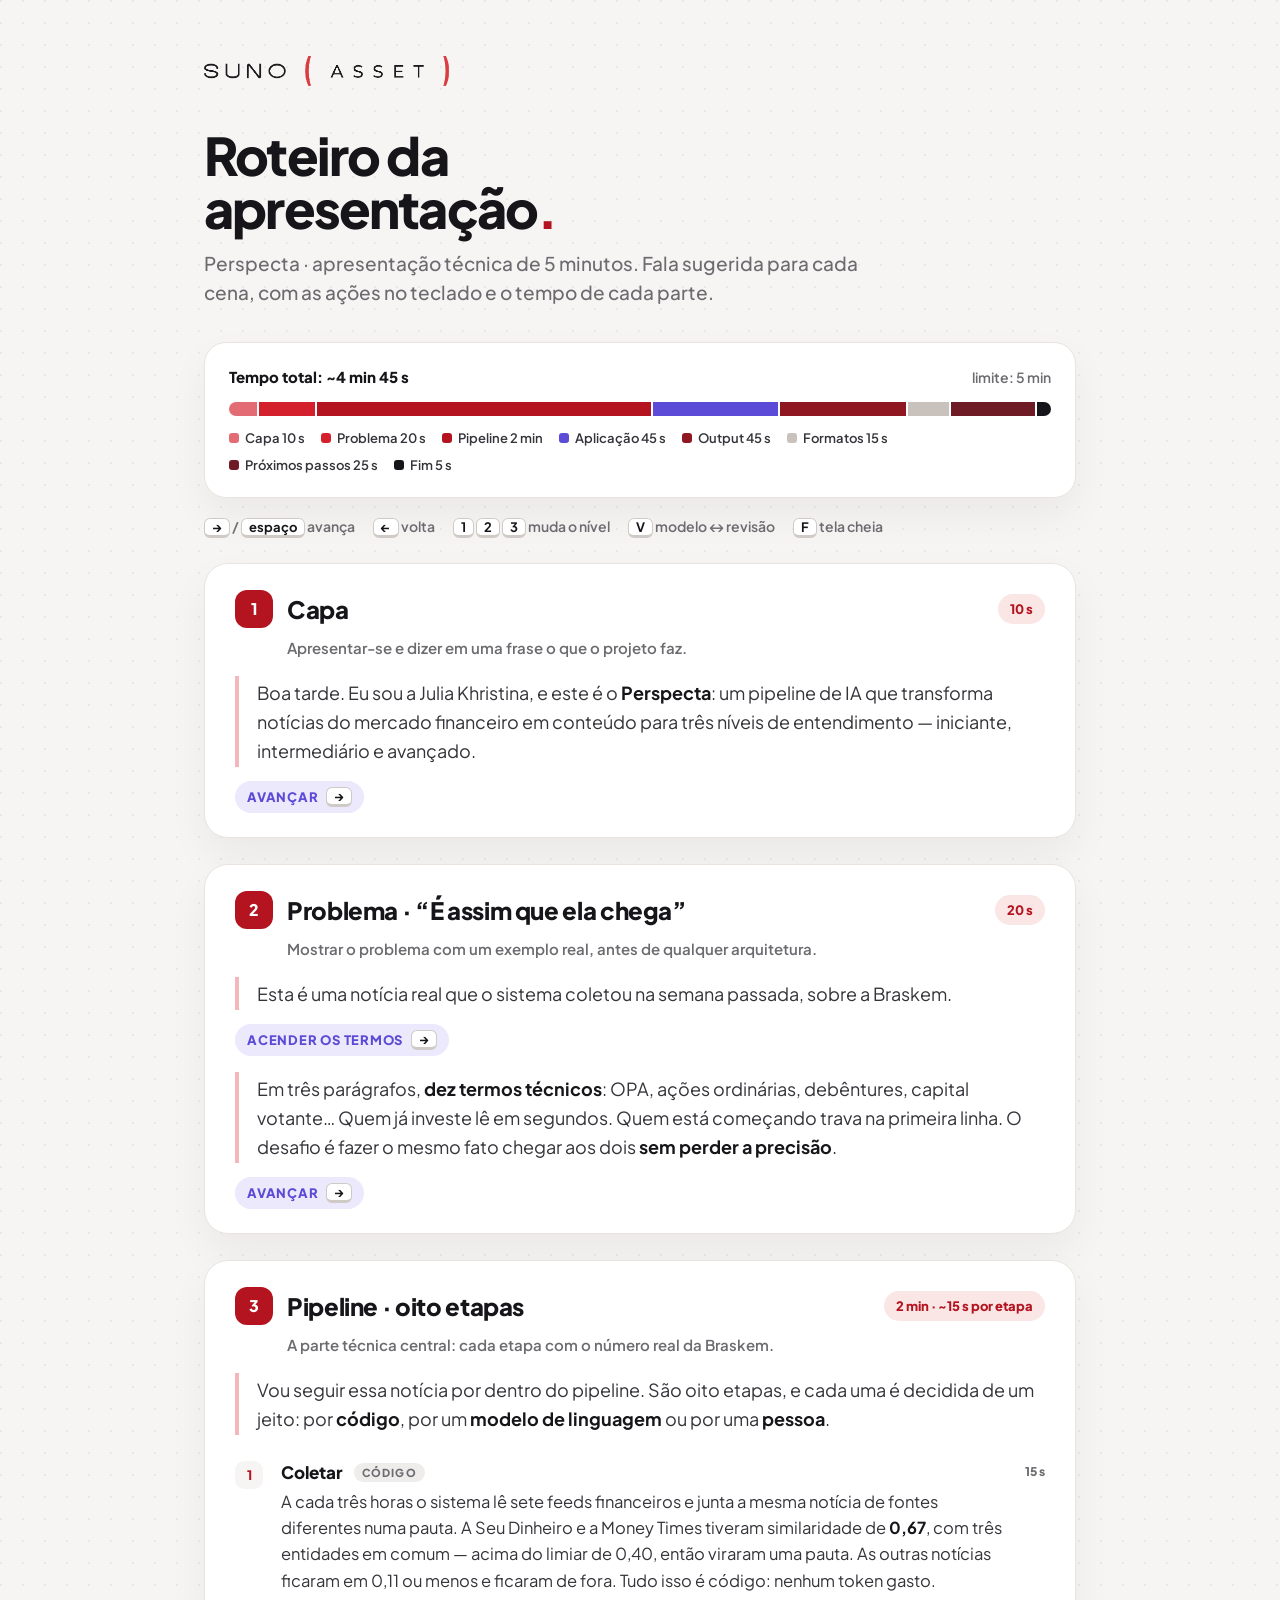
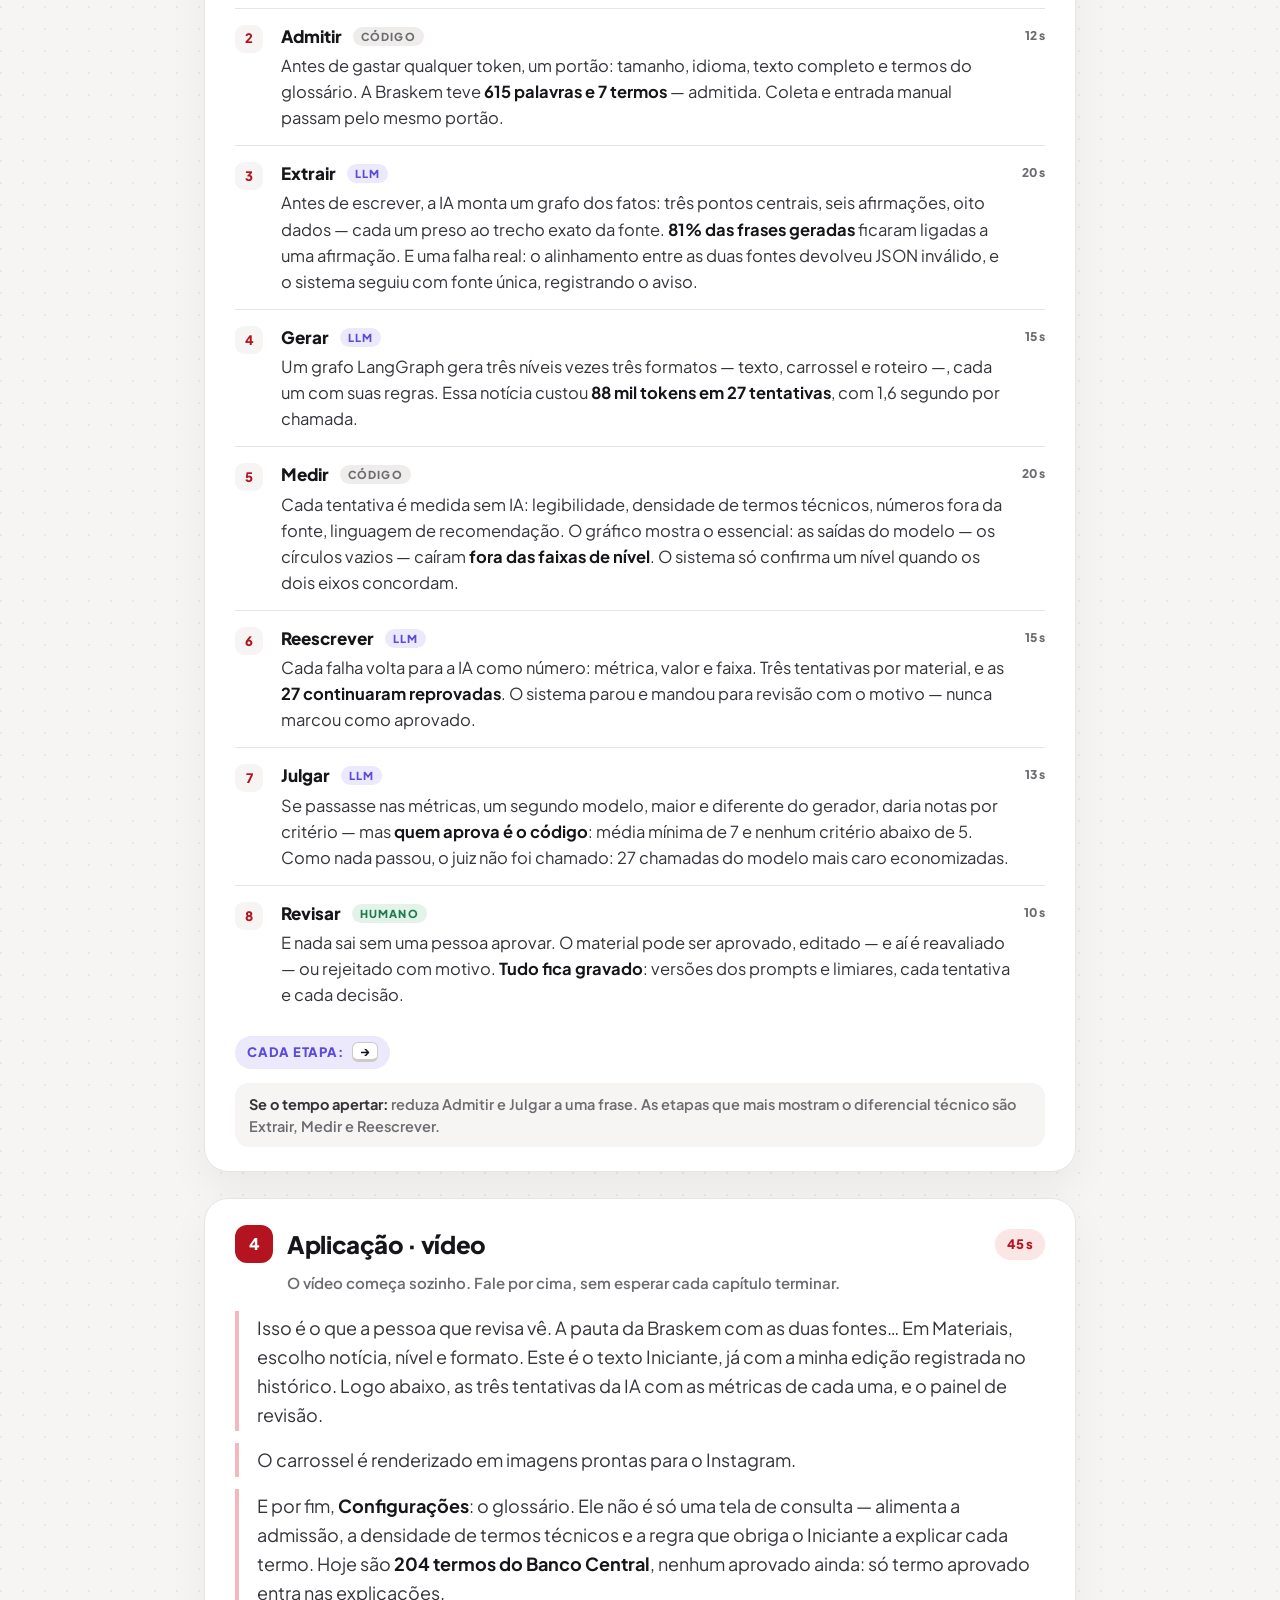
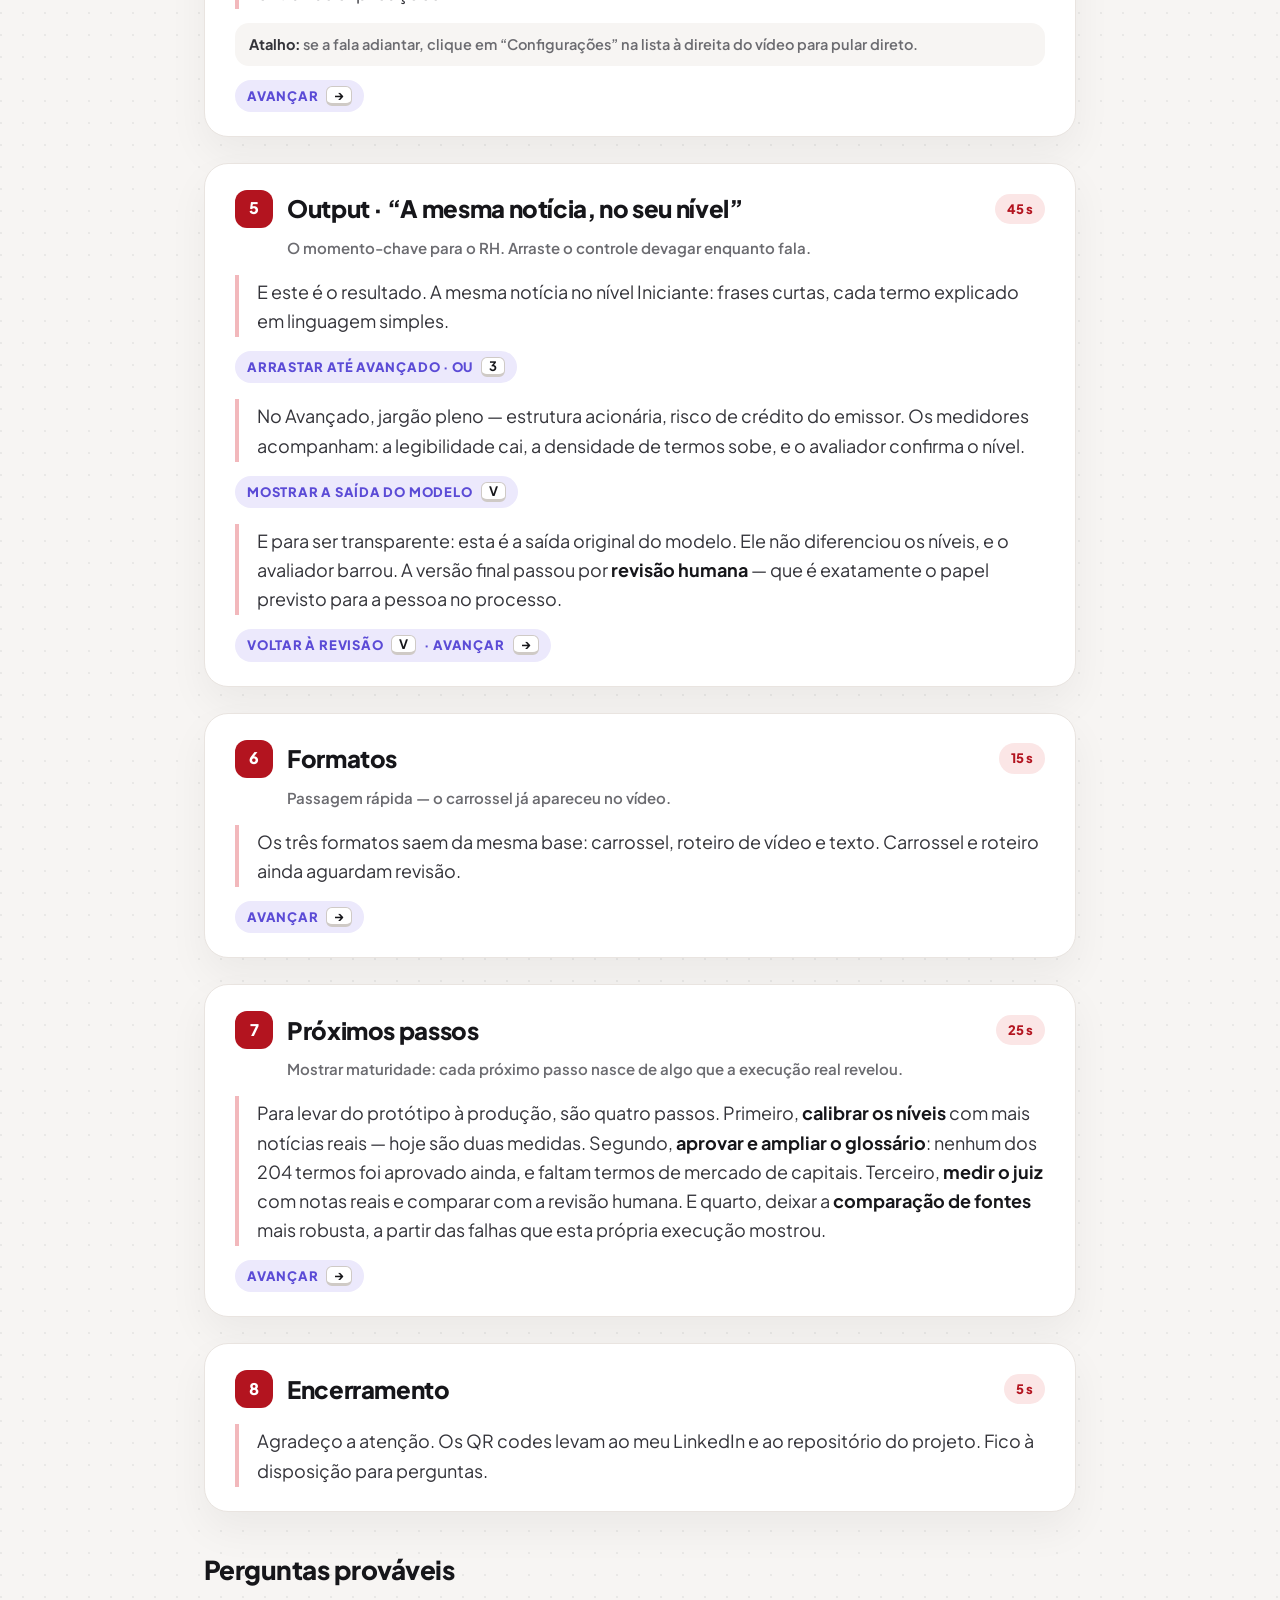
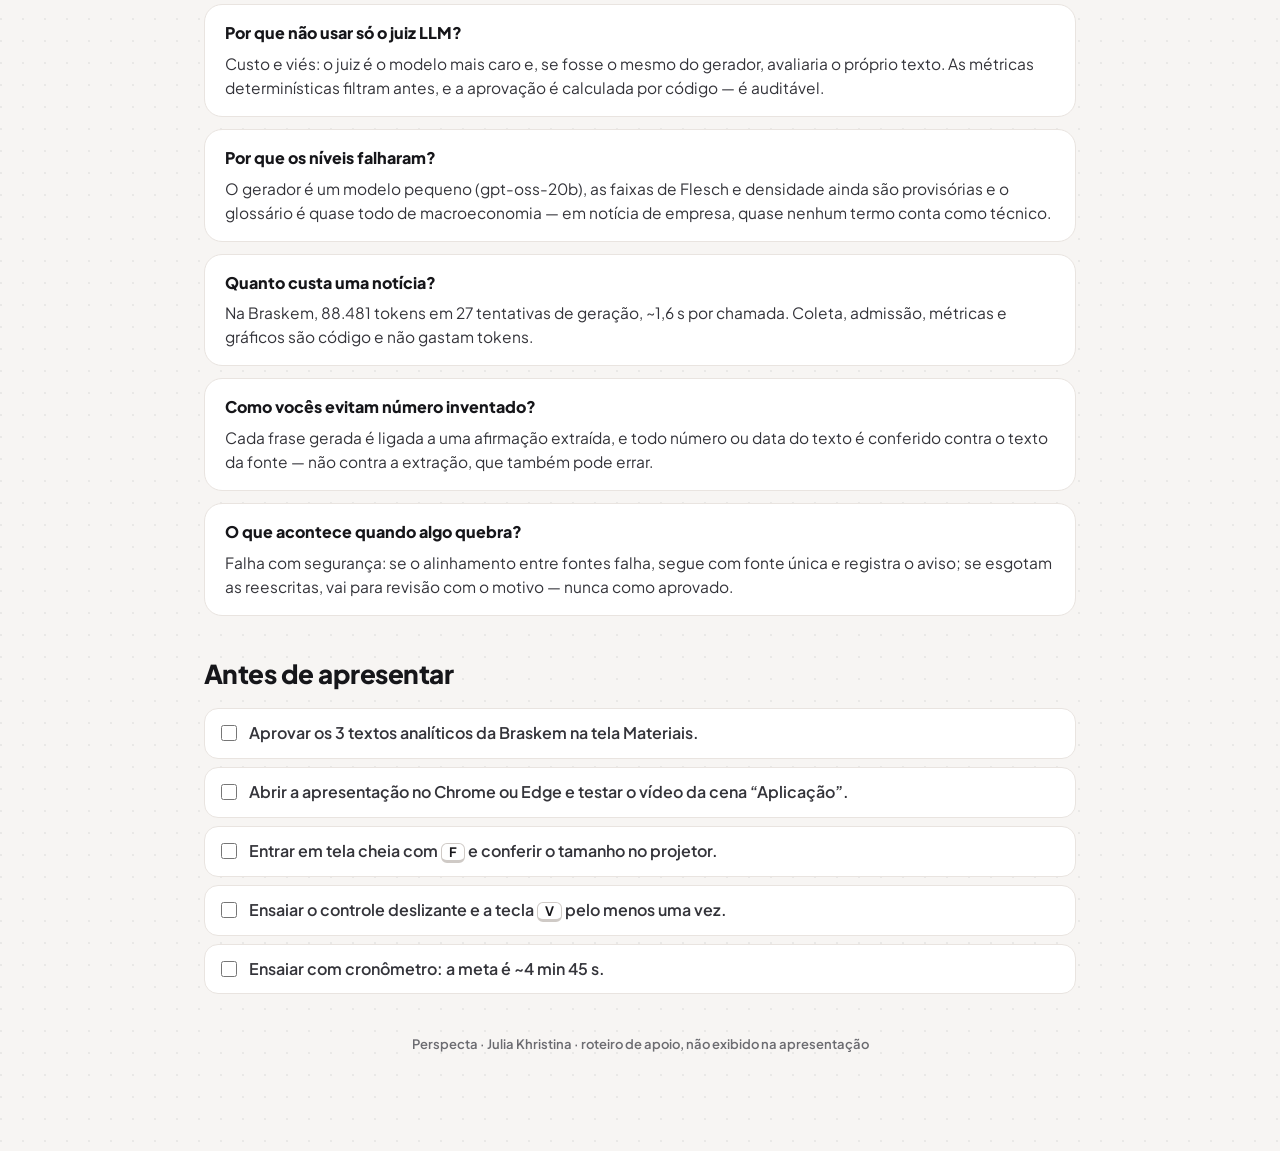
<file: apresentacao/roteiro.html>
<!doctype html>
<html lang="pt-BR">
<head>
<meta charset="utf-8">
<meta name="viewport" content="width=device-width, initial-scale=1">
<title>Perspecta · Roteiro</title>
<style>
@font-face { font-family: "Jakarta"; font-weight: 400; src: url("../asset/fonts/PlusJakartaSans-400.ttf"); }
@font-face { font-family: "Jakarta"; font-weight: 500; src: url("../asset/fonts/PlusJakartaSans-500.ttf"); }
@font-face { font-family: "Jakarta"; font-weight: 600; src: url("../asset/fonts/PlusJakartaSans-600.ttf"); }
@font-face { font-family: "Jakarta"; font-weight: 700; src: url("../asset/fonts/PlusJakartaSans-700.ttf"); }
@font-face { font-family: "Jakarta"; font-weight: 800; src: url("../asset/fonts/PlusJakartaSans-800.ttf"); }
:root { --red: #B3141F; --red-soft: #FBE6E6; --red-mid: #F2B8BC; --ink: #16161A; --ink-2: #34343A; --muted: #6B6B70; --line: #E9E4E0;
  --bg: #F7F5F3; --card: #fff; --llm: #5B4BD6; --llm-soft: #ECE9FC; --ok: #1E7A4C; --ok-soft: #E3F3EA; }
* { box-sizing: border-box; margin: 0; padding: 0; }
body { font-family: "Jakarta", "Segoe UI", system-ui, sans-serif; color: var(--ink); -webkit-font-smoothing: antialiased;
  background: radial-gradient(circle at 1px 1px, rgba(22,22,26,.06) 1px, transparent 0) 0 0 / 22px 22px, var(--bg); line-height: 1.55; }
.wrap { max-width: 920px; margin: 0 auto; padding: 56px 24px 96px; }
.logo { height: 30px; }
.kicker { font-size: 13px; font-weight: 800; letter-spacing: .16em; text-transform: uppercase; color: var(--red); }
h1 { margin-top: 36px; font-size: 52px; font-weight: 800; letter-spacing: -.035em; line-height: 1.02; }
h1 span { color: var(--red); }
.lead { margin-top: 14px; font-size: 19px; color: var(--muted); font-weight: 500; max-width: 680px; }

/* linha do tempo */
.timeline { margin-top: 34px; background: var(--card); border: 1.5px solid var(--line); border-radius: 22px; padding: 22px 24px; box-shadow: 0 18px 40px rgba(22,22,26,.05); }
.timeline .top { display: flex; justify-content: space-between; align-items: baseline; }
.timeline .top b { font-size: 15px; font-weight: 800; }
.timeline .top span { font-size: 14px; color: var(--muted); font-weight: 600; }
.bar { display: flex; height: 14px; border-radius: 7px; overflow: hidden; margin-top: 14px; gap: 2px; }
.bar i { display: block; height: 100%; }
.legend { display: flex; flex-wrap: wrap; gap: 6px 16px; margin-top: 12px; font-size: 13px; font-weight: 600; color: var(--ink-2); }
.legend a { color: inherit; text-decoration: none; display: inline-flex; align-items: center; gap: 6px; }
.legend a:hover { color: var(--red); }
.legend i { width: 10px; height: 10px; border-radius: 3px; display: inline-block; }

/* teclas */
.keys { margin-top: 18px; display: flex; flex-wrap: wrap; gap: 8px 18px; font-size: 14px; color: var(--muted); font-weight: 600; }
kbd { font: 700 13px "Jakarta", sans-serif; border: 1.5px solid #CFCAC6; border-bottom-width: 3px; border-radius: 6px; padding: 0 7px; background: #fff; color: var(--ink); }

/* cenas */
.scene { margin-top: 26px; background: var(--card); border: 1.5px solid var(--line); border-radius: 24px; padding: 26px 30px 24px;
  box-shadow: 0 18px 40px rgba(22,22,26,.05); scroll-margin-top: 20px; }
.scene header { display: flex; align-items: center; gap: 14px; }
.scene .num { width: 38px; height: 38px; flex: none; border-radius: 12px; background: var(--red); color: #fff; display: grid; place-items: center; font-weight: 800; font-size: 16px; }
.scene h2 { font-size: 24px; font-weight: 800; letter-spacing: -.015em; line-height: 1.2; }
.scene .time { margin-left: auto; font-size: 13px; font-weight: 800; color: var(--red); background: var(--red-soft); border-radius: 999px; padding: 5px 12px; white-space: nowrap; }
.scene .goal { margin-top: 8px; font-size: 15px; color: var(--muted); font-weight: 600; padding-left: 52px; }
.say { margin-top: 16px; font-size: 18px; line-height: 1.62; color: var(--ink-2); border-left: 4px solid var(--red-mid); padding: 2px 0 2px 18px; }
.say + .say { margin-top: 12px; }
.say b { color: var(--ink); }
.cue { display: inline-flex; align-items: center; gap: 8px; margin-top: 14px; font-size: 13px; font-weight: 800; letter-spacing: .06em; text-transform: uppercase;
  color: var(--llm); background: var(--llm-soft); border-radius: 999px; padding: 6px 12px; }
.cue kbd { text-transform: none; letter-spacing: 0; }
.steps { margin-top: 10px; }
.step { display: grid; grid-template-columns: 34px 1fr auto; gap: 12px; align-items: start; padding: 14px 0; border-top: 1.5px solid var(--line); }
.step:first-child { border-top: 0; }
.step .n { width: 28px; height: 28px; border-radius: 9px; background: var(--bg); color: var(--red); display: grid; place-items: center; font-size: 13px; font-weight: 800; margin-top: 2px; }
.step h3 { font-size: 17px; font-weight: 800; }
.step h3 small { font-size: 11px; font-weight: 800; letter-spacing: .1em; text-transform: uppercase; border-radius: 999px; padding: 3px 8px; margin-left: 8px; vertical-align: 2px; }
.code { background: #EFEDEB; color: var(--muted); } .llm { background: var(--llm-soft); color: var(--llm); } .hum { background: var(--ok-soft); color: var(--ok); }
.step p { margin-top: 4px; font-size: 16.5px; line-height: 1.58; color: var(--ink-2); }
.step p b { color: var(--ink); }
.step .t { font-size: 12px; font-weight: 800; color: var(--muted); white-space: nowrap; margin-top: 4px; }
.tip { margin-top: 14px; font-size: 14.5px; color: var(--muted); font-weight: 600; background: var(--bg); border-radius: 14px; padding: 10px 14px; }
.tip b { color: var(--ink-2); }

/* extras */
.extra { margin-top: 38px; }
.extra h2 { font-size: 26px; font-weight: 800; letter-spacing: -.02em; }
.qa { margin-top: 14px; display: grid; gap: 12px; }
.qa div { background: var(--card); border: 1.5px solid var(--line); border-radius: 18px; padding: 16px 20px; }
.qa b { display: block; font-size: 16px; font-weight: 800; }
.qa p { margin-top: 6px; font-size: 15.5px; color: var(--ink-2); line-height: 1.55; }
.check { margin-top: 14px; display: grid; gap: 8px; }
.check label { display: flex; gap: 12px; align-items: flex-start; font-size: 16px; font-weight: 600; color: var(--ink-2); background: var(--card); border: 1.5px solid var(--line); border-radius: 14px; padding: 12px 16px; cursor: pointer; }
.check input { margin-top: 4px; accent-color: var(--red); width: 16px; height: 16px; }
.check input:checked + span { color: var(--muted); text-decoration: line-through; }
footer { margin-top: 40px; font-size: 13px; color: var(--muted); font-weight: 600; text-align: center; }

@media (max-width: 640px) {
  h1 { font-size: 38px; } .scene { padding: 20px 18px; } .scene .goal { padding-left: 0; }
  .scene header { flex-wrap: wrap; } .scene .time { margin-left: 52px; } .step { grid-template-columns: 30px 1fr; } .step .t { grid-column: 2; }
}
@media print {
  body { background: #fff; } .wrap { padding: 0; max-width: none; } .scene, .timeline, .qa div { box-shadow: none; break-inside: avoid; }
  .keys, .check { display: none; }
}
</style>
</head>
<body>
<main class="wrap">
  <img class="logo" src="img/logo.png" alt="Suno Asset">
  <h1>Roteiro da<br>apresentação<span>.</span></h1>
  <p class="lead">Perspecta · apresentação técnica de 5 minutos. Fala sugerida para cada cena, com as ações no teclado e o tempo de cada parte.</p>

  <div class="timeline">
    <div class="top"><b>Tempo total: ~4 min 45 s</b><span>limite: 5 min</span></div>
    <div class="bar">
      <i style="flex:10;background:#E36B73"></i><i style="flex:20;background:#D4202C"></i><i style="flex:120;background:#B3141F"></i>
      <i style="flex:45;background:#5B4BD6"></i><i style="flex:45;background:#8F1722"></i><i style="flex:15;background:#C9C1BC"></i>
      <i style="flex:30;background:#6E1B25"></i><i style="flex:5;background:#16161A"></i>
    </div>
    <div class="legend">
      <a href="#c1"><i style="background:#E36B73"></i>Capa 10 s</a><a href="#c2"><i style="background:#D4202C"></i>Problema 20 s</a>
      <a href="#c3"><i style="background:#B3141F"></i>Pipeline 2 min</a><a href="#c4"><i style="background:#5B4BD6"></i>Aplicação 45 s</a>
      <a href="#c5"><i style="background:#8F1722"></i>Output 45 s</a><a href="#c6"><i style="background:#C9C1BC"></i>Formatos 15 s</a>
      <a href="#c7"><i style="background:#6E1B25"></i>Próximos passos 25 s</a><a href="#c8"><i style="background:#16161A"></i>Fim 5 s</a>
    </div>
  </div>

  <div class="keys">
    <span><kbd>→</kbd> / <kbd>espaço</kbd> avança</span><span><kbd>←</kbd> volta</span><span><kbd>1</kbd> <kbd>2</kbd> <kbd>3</kbd> muda o nível</span>
    <span><kbd>V</kbd> modelo ↔ revisão</span><span><kbd>F</kbd> tela cheia</span>
  </div>

  <!-- 1 -->
  <section class="scene" id="c1">
    <header><span class="num">1</span><h2>Capa</h2><span class="time">10 s</span></header>
    <p class="goal">Apresentar-se e dizer em uma frase o que o projeto faz.</p>
    <p class="say">Boa tarde. Eu sou a Julia Khristina, e este é o <b>Perspecta</b>: um pipeline de IA que transforma notícias do mercado financeiro em conteúdo para três níveis de entendimento — iniciante, intermediário e avançado.</p>
    <span class="cue">Avançar <kbd>→</kbd></span>
  </section>

  <!-- 2 -->
  <section class="scene" id="c2">
    <header><span class="num">2</span><h2>Problema · “É assim que ela chega”</h2><span class="time">20 s</span></header>
    <p class="goal">Mostrar o problema com um exemplo real, antes de qualquer arquitetura.</p>
    <p class="say">Esta é uma notícia real que o sistema coletou na semana passada, sobre a Braskem.</p>
    <span class="cue">Acender os termos <kbd>→</kbd></span>
    <p class="say">Em três parágrafos, <b>dez termos técnicos</b>: OPA, ações ordinárias, debêntures, capital votante… Quem já investe lê em segundos. Quem está começando trava na primeira linha. O desafio é fazer o mesmo fato chegar aos dois <b>sem perder a precisão</b>.</p>
    <span class="cue">Avançar <kbd>→</kbd></span>
  </section>

  <!-- 3 -->
  <section class="scene" id="c3">
    <header><span class="num">3</span><h2>Pipeline · oito etapas</h2><span class="time">2 min · ~15 s por etapa</span></header>
    <p class="goal">A parte técnica central: cada etapa com o número real da Braskem.</p>
    <p class="say">Vou seguir essa notícia por dentro do pipeline. São oito etapas, e cada uma é decidida de um jeito: por <b>código</b>, por um <b>modelo de linguagem</b> ou por uma <b>pessoa</b>.</p>
    <div class="steps">
      <div class="step"><span class="n">1</span><div><h3>Coletar <small class="code">código</small></h3>
        <p>A cada três horas o sistema lê sete feeds financeiros e junta a mesma notícia de fontes diferentes numa pauta. A Seu Dinheiro e a Money Times tiveram similaridade de <b>0,67</b>, com três entidades em comum — acima do limiar de 0,40, então viraram uma pauta. As outras notícias ficaram em 0,11 ou menos e ficaram de fora. Tudo isso é código: nenhum token gasto.</p></div><span class="t">15 s</span></div>
      <div class="step"><span class="n">2</span><div><h3>Admitir <small class="code">código</small></h3>
        <p>Antes de gastar qualquer token, um portão: tamanho, idioma, texto completo e termos do glossário. A Braskem teve <b>615 palavras e 7 termos</b> — admitida. Coleta e entrada manual passam pelo mesmo portão.</p></div><span class="t">12 s</span></div>
      <div class="step"><span class="n">3</span><div><h3>Extrair <small class="llm">LLM</small></h3>
        <p>Antes de escrever, a IA monta um grafo dos fatos: três pontos centrais, seis afirmações, oito dados — cada um preso ao trecho exato da fonte. <b>81% das frases geradas</b> ficaram ligadas a uma afirmação. E uma falha real: o alinhamento entre as duas fontes devolveu JSON inválido, e o sistema seguiu com fonte única, registrando o aviso.</p></div><span class="t">20 s</span></div>
      <div class="step"><span class="n">4</span><div><h3>Gerar <small class="llm">LLM</small></h3>
        <p>Um grafo LangGraph gera três níveis vezes três formatos — texto, carrossel e roteiro —, cada um com suas regras. Essa notícia custou <b>88 mil tokens em 27 tentativas</b>, com 1,6 segundo por chamada.</p></div><span class="t">15 s</span></div>
      <div class="step"><span class="n">5</span><div><h3>Medir <small class="code">código</small></h3>
        <p>Cada tentativa é medida sem IA: legibilidade, densidade de termos técnicos, números fora da fonte, linguagem de recomendação. O gráfico mostra o essencial: as saídas do modelo — os círculos vazios — caíram <b>fora das faixas de nível</b>. O sistema só confirma um nível quando os dois eixos concordam.</p></div><span class="t">20 s</span></div>
      <div class="step"><span class="n">6</span><div><h3>Reescrever <small class="llm">LLM</small></h3>
        <p>Cada falha volta para a IA como número: métrica, valor e faixa. Três tentativas por material, e as <b>27 continuaram reprovadas</b>. O sistema parou e mandou para revisão com o motivo — nunca marcou como aprovado.</p></div><span class="t">15 s</span></div>
      <div class="step"><span class="n">7</span><div><h3>Julgar <small class="llm">LLM</small></h3>
        <p>Se passasse nas métricas, um segundo modelo, maior e diferente do gerador, daria notas por critério — mas <b>quem aprova é o código</b>: média mínima de 7 e nenhum critério abaixo de 5. Como nada passou, o juiz não foi chamado: 27 chamadas do modelo mais caro economizadas.</p></div><span class="t">13 s</span></div>
      <div class="step"><span class="n">8</span><div><h3>Revisar <small class="hum">humano</small></h3>
        <p>E nada sai sem uma pessoa aprovar. O material pode ser aprovado, editado — e aí é reavaliado — ou rejeitado com motivo. <b>Tudo fica gravado</b>: versões dos prompts e limiares, cada tentativa e cada decisão.</p></div><span class="t">10 s</span></div>
    </div>
    <span class="cue">Cada etapa: <kbd>→</kbd></span>
    <p class="tip"><b>Se o tempo apertar:</b> reduza Admitir e Julgar a uma frase. As etapas que mais mostram o diferencial técnico são Extrair, Medir e Reescrever.</p>
  </section>

  <!-- 4 -->
  <section class="scene" id="c4">
    <header><span class="num">4</span><h2>Aplicação · vídeo</h2><span class="time">45 s</span></header>
    <p class="goal">O vídeo começa sozinho. Fale por cima, sem esperar cada capítulo terminar.</p>
    <p class="say">Isso é o que a pessoa que revisa vê. A pauta da Braskem com as duas fontes… Em Materiais, escolho notícia, nível e formato. Este é o texto Iniciante, já com a minha edição registrada no histórico. Logo abaixo, as três tentativas da IA com as métricas de cada uma, e o painel de revisão.</p>
    <p class="say">O carrossel é renderizado em imagens prontas para o Instagram.</p>
    <p class="say">E por fim, <b>Configurações</b>: o glossário. Ele não é só uma tela de consulta — alimenta a admissão, a densidade de termos técnicos e a regra que obriga o Iniciante a explicar cada termo. Hoje são <b>204 termos do Banco Central</b>, nenhum aprovado ainda: só termo aprovado entra nas explicações.</p>
    <p class="tip"><b>Atalho:</b> se a fala adiantar, clique em “Configurações” na lista à direita do vídeo para pular direto.</p>
    <span class="cue">Avançar <kbd>→</kbd></span>
  </section>

  <!-- 5 -->
  <section class="scene" id="c5">
    <header><span class="num">5</span><h2>Output · “A mesma notícia, no seu nível”</h2><span class="time">45 s</span></header>
    <p class="goal">O momento-chave para o RH. Arraste o controle devagar enquanto fala.</p>
    <p class="say">E este é o resultado. A mesma notícia no nível Iniciante: frases curtas, cada termo explicado em linguagem simples.</p>
    <span class="cue">Arrastar até Avançado · ou <kbd>3</kbd></span>
    <p class="say">No Avançado, jargão pleno — estrutura acionária, risco de crédito do emissor. Os medidores acompanham: a legibilidade cai, a densidade de termos sobe, e o avaliador confirma o nível.</p>
    <span class="cue">Mostrar a saída do modelo <kbd>V</kbd></span>
    <p class="say">E para ser transparente: esta é a saída original do modelo. Ele não diferenciou os níveis, e o avaliador barrou. A versão final passou por <b>revisão humana</b> — que é exatamente o papel previsto para a pessoa no processo.</p>
    <span class="cue">Voltar à revisão <kbd>V</kbd> · avançar <kbd>→</kbd></span>
  </section>

  <!-- 6 -->
  <section class="scene" id="c6">
    <header><span class="num">6</span><h2>Formatos</h2><span class="time">15 s</span></header>
    <p class="goal">Passagem rápida — o carrossel já apareceu no vídeo.</p>
    <p class="say">Os três formatos saem da mesma base: carrossel, roteiro de vídeo e texto. Carrossel e roteiro ainda aguardam revisão.</p>
    <span class="cue">Avançar <kbd>→</kbd></span>
  </section>

  <!-- 7 -->
  <section class="scene" id="c7">
    <header><span class="num">7</span><h2>Próximos passos</h2><span class="time">25 s</span></header>
    <p class="goal">Mostrar maturidade: cada próximo passo nasce de algo que a execução real revelou.</p>
    <p class="say">Para levar do protótipo à produção, são quatro passos. Primeiro, <b>calibrar os níveis</b> com mais notícias reais — hoje são duas medidas. Segundo, <b>aprovar e ampliar o glossário</b>: nenhum dos 204 termos foi aprovado ainda, e faltam termos de mercado de capitais. Terceiro, <b>medir o juiz</b> com notas reais e comparar com a revisão humana. E quarto, deixar a <b>comparação de fontes</b> mais robusta, a partir das falhas que esta própria execução mostrou.</p>
    <span class="cue">Avançar <kbd>→</kbd></span>
  </section>

  <!-- 8 -->
  <section class="scene" id="c8">
    <header><span class="num">8</span><h2>Encerramento</h2><span class="time">5 s</span></header>
    <p class="say">Agradeço a atenção. Os QR codes levam ao meu LinkedIn e ao repositório do projeto. Fico à disposição para perguntas.</p>
  </section>

  <section class="extra">
    <h2>Perguntas prováveis</h2>
    <div class="qa">
      <div><b>Por que não usar só o juiz LLM?</b><p>Custo e viés: o juiz é o modelo mais caro e, se fosse o mesmo do gerador, avaliaria o próprio texto. As métricas determinísticas filtram antes, e a aprovação é calculada por código — é auditável.</p></div>
      <div><b>Por que os níveis falharam?</b><p>O gerador é um modelo pequeno (gpt-oss-20b), as faixas de Flesch e densidade ainda são provisórias e o glossário é quase todo de macroeconomia — em notícia de empresa, quase nenhum termo conta como técnico.</p></div>
      <div><b>Quanto custa uma notícia?</b><p>Na Braskem, 88.481 tokens em 27 tentativas de geração, ~1,6 s por chamada. Coleta, admissão, métricas e gráficos são código e não gastam tokens.</p></div>
      <div><b>Como vocês evitam número inventado?</b><p>Cada frase gerada é ligada a uma afirmação extraída, e todo número ou data do texto é conferido contra o texto da fonte — não contra a extração, que também pode errar.</p></div>
      <div><b>O que acontece quando algo quebra?</b><p>Falha com segurança: se o alinhamento entre fontes falha, segue com fonte única e registra o aviso; se esgotam as reescritas, vai para revisão com o motivo — nunca como aprovado.</p></div>
    </div>
  </section>

  <section class="extra">
    <h2>Antes de apresentar</h2>
    <div class="check">
      <label><input type="checkbox"><span>Aprovar os 3 textos analíticos da Braskem na tela Materiais.</span></label>
      <label><input type="checkbox"><span>Abrir a apresentação no Chrome ou Edge e testar o vídeo da cena “Aplicação”.</span></label>
      <label><input type="checkbox"><span>Entrar em tela cheia com <kbd>F</kbd> e conferir o tamanho no projetor.</span></label>
      <label><input type="checkbox"><span>Ensaiar o controle deslizante e a tecla <kbd>V</kbd> pelo menos uma vez.</span></label>
      <label><input type="checkbox"><span>Ensaiar com cronômetro: a meta é ~4 min 45 s.</span></label>
    </div>
  </section>

  <footer>Perspecta · Julia Khristina · roteiro de apoio, não exibido na apresentação</footer>
</main>
</body>
</html>
</file>
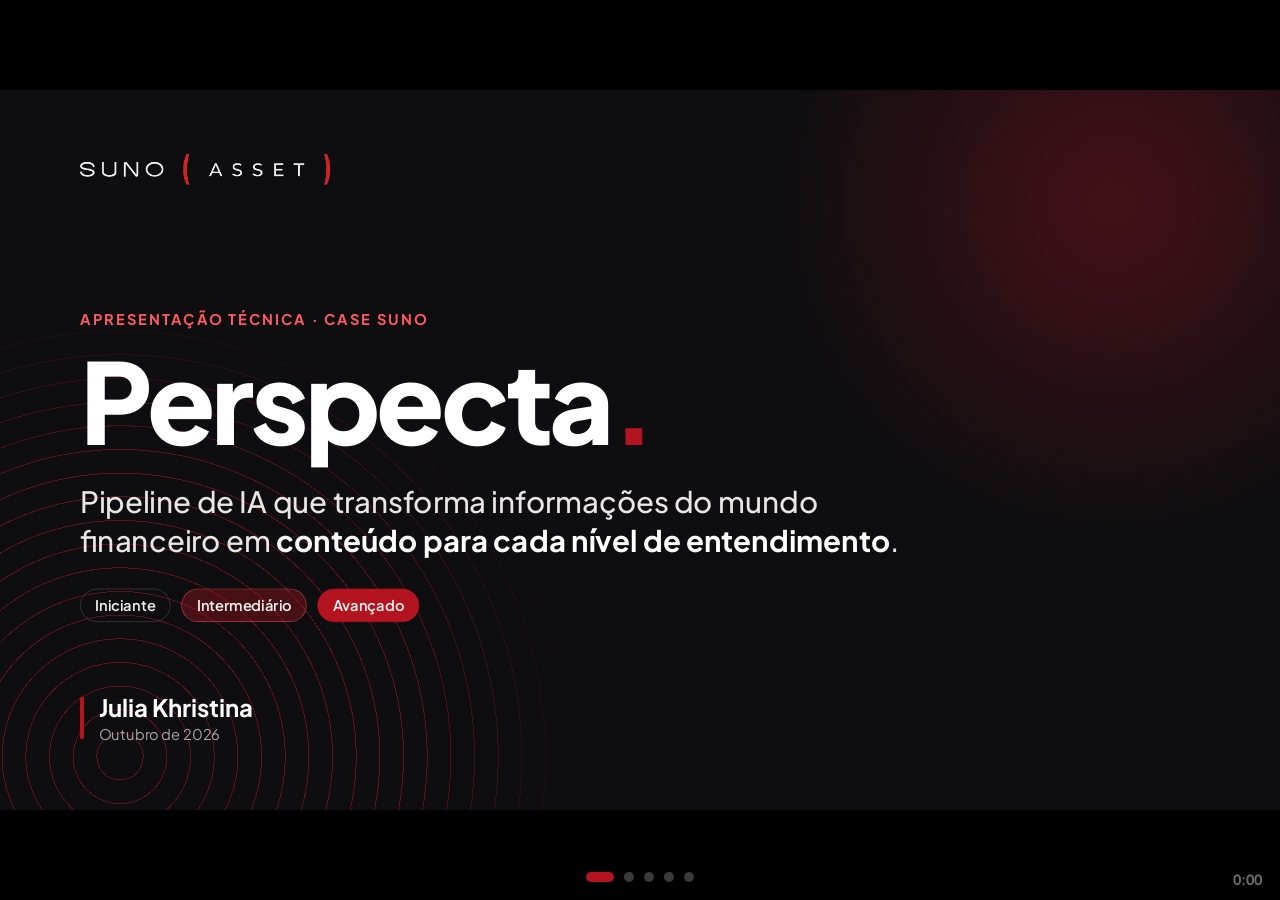
<file: apresentacao/v1_fluxo.html>
<!doctype html>
<html lang="pt-BR">
<head>
<meta charset="utf-8">
<meta name="viewport" content="width=device-width, initial-scale=1">
<title>Perspecta · Apresentação técnica</title>
<style>
@font-face { font-family: "Jakarta"; font-weight: 400; src: url("../asset/fonts/PlusJakartaSans-400.ttf"); }
@font-face { font-family: "Jakarta"; font-weight: 500; src: url("../asset/fonts/PlusJakartaSans-500.ttf"); }
@font-face { font-family: "Jakarta"; font-weight: 600; src: url("../asset/fonts/PlusJakartaSans-600.ttf"); }
@font-face { font-family: "Jakarta"; font-weight: 700; src: url("../asset/fonts/PlusJakartaSans-700.ttf"); }
@font-face { font-family: "Jakarta"; font-weight: 800; src: url("../asset/fonts/PlusJakartaSans-800.ttf"); }

:root {
  --red: #B3141F; --red-strong: #A4172A; --red-soft: #FBE6E6; --red-dark: #6E1B25;
  --ink: #16161A; --muted: #6B6B70; --line: #ECE9E7; --bg: #F6F5F4; --side: #0E0E10; --card: #FFFFFF;
}
* { box-sizing: border-box; margin: 0; padding: 0; }
html, body { height: 100%; background: #000; overflow: hidden; }
body { font-family: "Jakarta", "Segoe UI", system-ui, sans-serif; color: var(--ink); -webkit-font-smoothing: antialiased; }

/* palco 1920×1080 escalado para caber na janela */
#stage { position: absolute; left: 50%; top: 50%; width: 1920px; height: 1080px; transform-origin: center center; }
.slide { position: absolute; inset: 0; opacity: 0; pointer-events: none; transition: opacity .45s ease; overflow: hidden; }
.slide.active { opacity: 1; pointer-events: auto; }

/* ---------- elementos comuns ---------- */
.dark { background: var(--side); color: #fff; }
.light { background: var(--bg); }
.arcs { position: absolute; width: 1400px; height: 1400px; left: -520px; bottom: -620px; border-radius: 50%;
  background: repeating-radial-gradient(circle at 50% 50%, transparent 0 34px, rgba(196,22,42,.45) 34px 35.5px);
  -webkit-mask: radial-gradient(circle, #000 0 45%, transparent 70%); mask: radial-gradient(circle, #000 0 45%, transparent 70%); }
.glow { position: absolute; width: 1100px; height: 1100px; right: -300px; top: -380px; border-radius: 50%;
  background: radial-gradient(circle, rgba(196,22,42,.30) 0%, transparent 65%); }
.logo-top { position: absolute; left: 120px; top: 96px; height: 46px; }
.kicker { font-size: 22px; font-weight: 700; letter-spacing: .14em; text-transform: uppercase; color: var(--red); }
.dark .kicker { color: #FF5A63; }
.slide-head { position: absolute; left: 120px; right: 120px; top: 72px; display: flex; align-items: flex-end; justify-content: space-between; }
.slide-head h2 { font-size: 60px; font-weight: 800; letter-spacing: -.02em; line-height: 1.05; margin-top: 10px; }
.slide-head .hint { font-size: 20px; color: var(--muted); font-weight: 500; text-align: right; line-height: 1.5; }
kbd { font-family: inherit; font-size: 16px; font-weight: 700; border: 1.5px solid #CFCAC6; border-bottom-width: 3px; border-radius: 7px;
  padding: 1px 8px; background: #fff; color: var(--ink); }

/* ---------- capa ---------- */
#s-capa .content { position: absolute; left: 120px; top: 330px; width: 1380px; }
#s-capa h1 { font-size: 168px; font-weight: 800; letter-spacing: -.035em; line-height: 1; }
#s-capa h1 .dot { color: var(--red); }
#s-capa .tag { margin-top: 40px; font-size: 44px; font-weight: 500; line-height: 1.32; color: #E9E6E4; max-width: 1240px; }
#s-capa .tag b { color: #fff; font-weight: 700; }
#s-capa .levels { margin-top: 44px; display: flex; gap: 16px; }
#s-capa .levels span { font-size: 22px; font-weight: 600; padding: 10px 22px; border-radius: 999px; border: 1.5px solid rgba(255,255,255,.22); color: #F2F0EE; }
#s-capa .levels span:nth-child(2) { background: rgba(179,20,31,.35); border-color: rgba(255,90,99,.6); }
#s-capa .levels span:nth-child(3) { background: var(--red); border-color: var(--red); }
#s-capa .author { position: absolute; left: 120px; bottom: 100px; display: flex; align-items: center; gap: 22px; }
#s-capa .author .bar { width: 6px; height: 64px; background: var(--red); border-radius: 3px; }
#s-capa .author .name { font-size: 36px; font-weight: 700; }
#s-capa .author .role { font-size: 22px; color: #A9A6A4; margin-top: 4px; }

/* ---------- fluxo ---------- */
#flow { position: absolute; left: 80px; top: 220px; width: 1760px; height: 450px; }
#flow > svg { position: absolute; inset: 0; overflow: visible; }
#flow path.edge { fill: none; stroke: #BDB7B3; stroke-width: 2.5; }
#flow path.edge.loop { stroke: var(--red); stroke-dasharray: 7 7; opacity: .7; }
#flow path.edge.hot { stroke: var(--red); stroke-width: 3.5; opacity: 1; }
#flow .elabel { font-size: 15px; font-weight: 700; fill: var(--muted); letter-spacing: .02em; }
#flow .elabel.red { fill: var(--red); }
.band { position: absolute; font-size: 15px; font-weight: 700; letter-spacing: .14em; text-transform: uppercase; color: #A9A39F; }
.node { position: absolute; width: 230px; height: 100px; background: var(--card); border: 2px solid var(--line); border-radius: 18px;
  padding: 14px 16px 12px 16px; cursor: pointer; transition: transform .18s, border-color .18s, box-shadow .18s, background .18s;
  box-shadow: 0 2px 0 rgba(0,0,0,.02); display: flex; flex-direction: column; justify-content: space-between; user-select: none; }
.node:hover { transform: translateY(-3px); border-color: #E2B9BC; box-shadow: 0 10px 24px rgba(179,20,31,.10); }
.node .top { display: flex; align-items: center; justify-content: space-between; }
.node .num { width: 30px; height: 30px; border-radius: 50%; background: var(--red-soft); color: var(--red); font-weight: 800; font-size: 16px;
  display: grid; place-items: center; }
.node .kind { font-size: 13px; font-weight: 700; letter-spacing: .06em; text-transform: uppercase; color: var(--muted); display: flex; align-items: center; gap: 6px; }
.node .kind svg { width: 16px; height: 16px; }
.node .kind.video { color: var(--red); }
.node .title { font-size: 21px; font-weight: 700; line-height: 1.15; letter-spacing: -.01em; }
.node.seen { border-color: #E9CFD1; }
.node.next { border-color: var(--red); animation: pulse 1.6s ease-in-out infinite; }
@keyframes pulse { 0%, 100% { box-shadow: 0 0 0 0 rgba(179,20,31,.38); } 50% { box-shadow: 0 0 0 14px rgba(179,20,31,0); } }
.node.active { background: var(--red); border-color: var(--red); color: #fff; transform: translateY(-3px); box-shadow: 0 14px 30px rgba(179,20,31,.28); }
.node.active .num { background: #fff; color: var(--red); }
.node.active .kind, .node.active .kind.video { color: #FFD9DB; }

#panel { position: absolute; left: 80px; right: 80px; top: 720px; height: 300px; background: var(--card); border: 2px solid var(--line);
  border-radius: 24px; display: flex; overflow: hidden; align-items: center; justify-content: center; }

/* modal de etapa: cobre o slide inteiro */
#modal { position: absolute; inset: 0; z-index: 20; background: var(--bg); display: none; }
#modal.open { display: block; animation: mIn .28s ease; cursor: pointer; }
@keyframes mIn { from { opacity: 0; transform: scale(.985); } to { opacity: 1; transform: none; } }
#modal .mhead { position: absolute; left: 80px; right: 80px; top: 56px; display: flex; align-items: center; justify-content: space-between; }
#modal .mtitle { display: flex; align-items: center; gap: 24px; }
#modal .mtitle .num { width: 76px; height: 76px; border-radius: 50%; background: var(--red); color: #fff; font-weight: 800; font-size: 36px; display: grid; place-items: center; flex: none; }
#modal .mtitle .kicker { font-size: 19px; }
#modal .mtitle h3 { font-size: 58px; font-weight: 800; letter-spacing: -.02em; line-height: 1.05; margin-top: 4px; }
#modal .mnav { display: flex; align-items: center; gap: 22px; }
#modal .steps-mini { display: flex; gap: 8px; }
#modal .steps-mini button { width: 34px; height: 34px; border-radius: 50%; border: 2px solid #DAD5D1; background: #fff; color: var(--muted);
  font: 700 14px "Jakarta", sans-serif; cursor: pointer; }
#modal .steps-mini button.seen { border-color: #E2B9BC; color: var(--red); }
#modal .steps-mini button.on { background: var(--red); border-color: var(--red); color: #fff; }
#modal .close { font: 700 18px "Jakarta", sans-serif; color: var(--ink); background: #fff; border: 2px solid var(--line); border-radius: 999px;
  padding: 12px 22px; cursor: pointer; display: flex; align-items: center; gap: 10px; }
#modal .close:hover { border-color: var(--red); color: var(--red); }
#modal .mbody { position: absolute; left: 80px; right: 80px; top: 200px; bottom: 70px; display: flex; gap: 48px; }
#modal .mmedia { flex: 0 0 1232px; height: 770px; border-radius: 24px; overflow: hidden; background: #111; position: relative;
  box-shadow: 0 24px 60px rgba(22,22,26,.16); }
#modal .mmedia video { width: 100%; height: 100%; object-fit: contain; display: block; background: #111; }
#modal .mmedia.backend { background: var(--side); display: flex; flex-direction: column; justify-content: center; padding: 0 90px; color: #fff; }
#modal .mmedia.backend .arcs { left: -500px; bottom: -760px; }
#modal .mmedia.backend .glow { right: -420px; top: -520px; }
#modal .mmedia.backend .bk { position: relative; display: flex; align-items: center; gap: 18px; font-size: 20px; font-weight: 700;
  letter-spacing: .14em; text-transform: uppercase; color: #CFCAC6; }
#modal .mmedia.backend .bk svg { width: 54px; height: 54px; color: #FF5A63; }
#modal .mmedia.backend ul { position: relative; list-style: none; margin-top: 44px; display: flex; flex-direction: column; gap: 22px; }
#modal .mmedia.backend li { font-size: 40px; font-weight: 700; letter-spacing: -.01em; display: flex; align-items: center; gap: 22px; }
#modal .mmedia.backend li::before { content: ""; width: 12px; height: 12px; border-radius: 50%; background: var(--red); flex: none; }
#modal .minfo { flex: 1; display: flex; flex-direction: column; min-width: 0; }
#modal .minfo .sub { font-size: 30px; font-weight: 600; line-height: 1.35; letter-spacing: -.005em; }
#modal .minfo .lbl { margin-top: 34px; font-size: 16px; font-weight: 700; letter-spacing: .14em; text-transform: uppercase; color: var(--muted); }
#modal .minfo .chips { margin-top: 14px; display: flex; flex-direction: column; gap: 10px; }
#modal .minfo .chips span { font-size: 22px; font-weight: 600; padding: 11px 18px; border-radius: 14px; background: #fff; border: 1.5px solid var(--line); }
#modal .minfo .stat { margin-top: auto; background: var(--red-soft); border-radius: 20px; padding: 24px 26px; }
#modal .minfo .stat b { display: block; font-size: 46px; font-weight: 800; color: var(--red); letter-spacing: -.02em; line-height: 1.05; }
#modal .minfo .stat span { display: block; margin-top: 10px; font-size: 19px; color: var(--red-dark); font-weight: 600; line-height: 1.4; }
#modal .mfoot { position: absolute; left: 80px; right: 80px; bottom: 22px; font-size: 16px; color: var(--muted); font-weight: 600; }
#panel .intro { display: flex; gap: 70px; align-items: center; padding: 0 60px; }
#panel .intro .big { font-size: 30px; font-weight: 700; line-height: 1.35; max-width: 760px; }
#panel .intro .big em { font-style: normal; color: var(--red); }
#panel .legend { display: flex; flex-direction: column; gap: 14px; font-size: 19px; font-weight: 600; color: var(--muted); }
#panel .legend div { display: flex; align-items: center; gap: 12px; }
#panel .legend svg { width: 22px; height: 22px; }


/* ---------- aprendizados ---------- */
.grid4 { position: absolute; left: 120px; right: 120px; top: 270px; bottom: 110px; display: grid; grid-template-columns: 1fr 1fr; gap: 28px; }
.lcard { background: var(--card); border: 2px solid var(--line); border-radius: 24px; padding: 36px 40px; display: flex; flex-direction: column; }
.lcard .n { font-size: 18px; font-weight: 800; color: var(--red); letter-spacing: .12em; }
.lcard h4 { margin-top: 10px; font-size: 34px; font-weight: 800; letter-spacing: -.015em; line-height: 1.15; }
.lcard .ev { margin-top: 14px; font-size: 21px; color: var(--muted); line-height: 1.45; font-weight: 500; }
.lcard .ev b { color: var(--ink); }
.lcard .fix { margin-top: auto; padding-top: 18px; display: flex; gap: 14px; font-size: 21px; font-weight: 600; line-height: 1.4; border-top: 1.5px solid var(--line); }
.lcard .fix svg { flex: none; width: 26px; height: 26px; color: var(--red); margin-top: 1px; }

/* ---------- próximos passos ---------- */
.steps { position: absolute; left: 120px; right: 120px; top: 270px; bottom: 110px; display: flex; flex-direction: column; gap: 24px; }
.step { flex: 1; display: grid; grid-template-columns: 92px 1fr 380px; align-items: center; gap: 28px; background: var(--card); border: 2px solid var(--line);
  border-radius: 22px; padding: 22px 34px; }
.step .i { font-size: 52px; font-weight: 800; color: var(--red); letter-spacing: -.03em; }
.step h4 { font-size: 30px; font-weight: 800; letter-spacing: -.01em; }
.step p { margin-top: 6px; font-size: 20px; color: var(--muted); font-weight: 500; line-height: 1.4; }
.step .why { font-size: 18px; font-weight: 600; color: var(--red-dark); background: var(--red-soft); border-radius: 14px; padding: 12px 18px; line-height: 1.4; }

/* ---------- encerramento ---------- */
#s-fim .content { position: absolute; left: 120px; top: 300px; }
#s-fim h2 { font-size: 120px; font-weight: 800; letter-spacing: -.03em; line-height: 1; }
#s-fim h2 .dot { color: var(--red); }
#s-fim .name { margin-top: 44px; font-size: 44px; font-weight: 700; }
#s-fim .proj { margin-top: 10px; font-size: 26px; color: #A9A6A4; font-weight: 500; }
#s-fim .qrs { position: absolute; right: 120px; top: 50%; transform: translateY(-50%); display: flex; gap: 48px; }
.qr { background: #fff; border-radius: 26px; padding: 26px 26px 20px; text-align: center; color: var(--ink); width: 330px; }
.qr img { width: 278px; height: 278px; display: block; }
.qr .l { margin-top: 16px; font-size: 24px; font-weight: 800; display: flex; align-items: center; justify-content: center; gap: 10px; }
.qr .l svg { width: 26px; height: 26px; color: var(--red); }
.qr .u { margin-top: 4px; font-size: 16px; color: var(--muted); font-weight: 600; }

/* ---------- rodapé / navegação ---------- */
#hud { position: fixed; left: 0; right: 0; bottom: 0; height: 0; z-index: 40; }
#dots { position: fixed; left: 50%; bottom: 18px; transform: translateX(-50%); display: flex; gap: 10px; }
#dots button { width: 10px; height: 10px; border-radius: 50%; border: 0; background: rgba(128,128,128,.45); cursor: pointer; }
#dots button.on { background: var(--red); width: 28px; border-radius: 5px; }
#timer { position: fixed; right: 18px; bottom: 12px; font-size: 14px; font-weight: 700; color: rgba(128,128,128,.85); cursor: pointer; font-variant-numeric: tabular-nums; }
#timer.warn { color: var(--red); }
</style>
</head>
<body>
<div id="stage">

  <!-- 1 · capa -->
  <section class="slide dark active" id="s-capa">
    <div class="glow"></div><div class="arcs"></div>
    <img class="logo-top" src="img/logo_escuro.png" alt="Suno Asset">
    <div class="content">
      <div class="kicker">Apresentação técnica · Case Suno</div>
      <h1 style="margin-top:22px">Perspecta<span class="dot">.</span></h1>
      <p class="tag">Pipeline de IA que transforma informações do mundo financeiro em <b>conteúdo para cada nível de entendimento</b>.</p>
      <div class="levels"><span>Iniciante</span><span>Intermediário</span><span>Avançado</span></div>
    </div>
    <div class="author"><div class="bar"></div><div><div class="name">Julia Khristina</div><div class="role">Outubro de 2026</div></div></div>
  </section>

  <!-- 2 · fluxo -->
  <section class="slide light" id="s-fluxo">
    <div class="slide-head">
      <div><div class="kicker">Arquitetura</div><h2>Fluxo do sistema</h2></div>
      <div class="hint">Clique no nó destacado para abrir a etapa<br>Clique na etapa para voltar ao fluxo · <kbd>→</kbd> pula direto</div>
    </div>
    <div id="flow">
      <div class="band" style="left:0;top:-30px">Entrada</div>
      <div class="band" style="left:600px;top:-30px">Preparação e geração</div>
      <div class="band" style="left:300px;top:445px">Avaliação e saída</div>
      <svg viewBox="0 0 1760 450" width="1760" height="450" aria-hidden="true">
        <defs>
          <marker id="ah" viewBox="0 0 10 10" refX="9" refY="5" markerWidth="8" markerHeight="8" orient="auto-start-reverse"><path d="M0,0 L10,5 L0,10 z" fill="#BDB7B3"/></marker>
          <marker id="ahr" viewBox="0 0 10 10" refX="9" refY="5" markerWidth="8" markerHeight="8" orient="auto-start-reverse"><path d="M0,0 L10,5 L0,10 z" fill="#B3141F"/></marker>
        </defs>
        <path class="edge" data-e="1-2" d="M230,60 H296" marker-end="url(#ah)"/>
        <path class="edge" data-e="2-4" d="M530,60 H596" marker-end="url(#ah)"/>
        <path class="edge" data-e="3-4" d="M530,215 H640 Q715,215 715,170 V114" marker-end="url(#ah)"/>
        <path class="edge" data-e="4-5" d="M830,60 H896" marker-end="url(#ah)"/>
        <path class="edge" data-e="5-6" d="M1130,60 H1196" marker-end="url(#ah)"/>
        <path class="edge" data-e="6-7" d="M1315,110 V326" marker-end="url(#ah)"/>
        <path class="edge" data-e="7-9" d="M1200,380 H1134" marker-end="url(#ah)"/>
        <path class="edge" data-e="9-10" d="M900,380 H834" marker-end="url(#ah)"/>
        <path class="edge" data-e="10-11" d="M600,380 H534" marker-end="url(#ah)"/>
        <path class="edge loop" data-e="7-8" d="M1430,380 H1560 Q1615,380 1615,330 V274" marker-end="url(#ahr)"/>
        <path class="edge loop" data-e="9-8" d="M1015,330 V300 Q1015,250 1065,250 H1496" marker-end="url(#ahr)"/>
        <path class="edge loop" data-e="8-6" d="M1615,170 V115 Q1615,60 1560,60 H1434" marker-end="url(#ahr)"/>
        <text class="elabel" x="1328" y="225">avalia cada tentativa</text>
        <text class="elabel" x="1140" y="368">passa</text>
        <text class="elabel" x="842" y="368">aprova</text>
        <text class="elabel" x="540" y="368">aprova</text>
        <text class="elabel red" x="1440" y="405">reprova</text>
        <text class="elabel red" x="1080" y="240">reprova</text>
        <text class="elabel red" x="1450" y="48">feedback numérico</text>
      </svg>
    </div>
    <div id="panel"></div>
    <div id="modal" role="dialog" aria-modal="true"></div>
  </section>

  <!-- 3 · aprendizados -->
  <section class="slide light" id="s-aprend">
    <div class="slide-head"><div><div class="kicker">Aprendizados e desafios</div><h2>O que a execução real ensinou</h2></div></div>
    <div class="grid4">
      <div class="lcard">
        <div class="n">01 · NÍVEL</div>
        <h4>Adaptar o nível não é só trocar palavras</h4>
        <p class="ev">Na execução real, <b>20 de 27 tentativas</b> ficaram "indistintas": o gerador não diferenciou Intermediário de Avançado (acerto de 11%).</p>
        <div class="fix"><svg viewBox="0 0 24 24" fill="none" stroke="currentColor" stroke-width="2.4" stroke-linecap="round" stroke-linejoin="round"><path d="M5 12h14M13 6l6 6-6 6"/></svg>Medir o nível com legibilidade + densidade de termos; o classificador nunca confirma um nível errado.</div>
      </div>
      <div class="lcard">
        <div class="n">02 · FIDELIDADE</div>
        <h4>O LLM inventa números</h4>
        <p class="ev"><b>13 ocorrências</b> de número ou data sem origem na fonte nas 27 tentativas medidas.</p>
        <div class="fix"><svg viewBox="0 0 24 24" fill="none" stroke="currentColor" stroke-width="2.4" stroke-linecap="round" stroke-linejoin="round"><path d="M5 12h14M13 6l6 6-6 6"/></svg>Extração ancorada no trecho da fonte e checagem por código; divergências entre fontes calculadas por função, nunca pelo modelo.</div>
      </div>
      <div class="lcard">
        <div class="n">03 · AVALIAÇÃO</div>
        <h4>O modelo não aprova o próprio texto</h4>
        <p class="ev">Um juiz LLM é o passo mais caro e, se for o mesmo modelo do gerador, traz viés de autoavaliação.</p>
        <div class="fix"><svg viewBox="0 0 24 24" fill="none" stroke="currentColor" stroke-width="2.4" stroke-linecap="round" stroke-linejoin="round"><path d="M5 12h14M13 6l6 6-6 6"/></svg>Métricas determinísticas primeiro; juiz de outro modelo depois; aprovação calculada pelo código.</div>
      </div>
      <div class="lcard">
        <div class="n">04 · CUSTO</div>
        <h4>Cota de tokens é um requisito de projeto</h4>
        <p class="ev">Um documento nos 3 níveis × 3 formatos consumiu <b>107 mil tokens</b>, mais da metade da cota diária gratuita.</p>
        <div class="fix"><svg viewBox="0 0 24 24" fill="none" stroke="currentColor" stroke-width="2.4" stroke-linecap="round" stroke-linejoin="round"><path d="M5 12h14M13 6l6 6-6 6"/></svg>Cache por prompt, modos simulated/record, limites de taxa e ≈350 testes com cliente falso, sem rede.</div>
      </div>
    </div>
  </section>

  <!-- 4 · próximos passos -->
  <section class="slide light" id="s-prox">
    <div class="slide-head"><div><div class="kicker">Próximos passos</div><h2>Do protótipo para a produção</h2></div></div>
    <div class="steps">
      <div class="step"><div class="i">01</div><div><h4>Calibrar os níveis</h4><p>Rodar mais documentos em modo live, recalibrar as faixas de Flesch e densidade e reforçar os prompts de cada nível.</p></div><div class="why">Hoje a matriz de confusão vem de 1 documento real.</div></div>
      <div class="step"><div class="i">02</div><div><h4>Medir o juiz LLM</h4><p>Gravar notas reais e medir a concordância entre juiz e revisão humana (concordance.py já está pronto).</p></div><div class="why">Na execução medida, nada passou das métricas: o juiz não rodou.</div></div>
      <div class="step"><div class="i">03</div><div><h4>Fechar os limiares provisórios</h4><p>Faixas de nível em limiares.yaml e limiar de agrupamento de pautas (0,40) em coleta_fontes.yaml.</p></div><div class="why">Calibrados em amostras pequenas (47 notícias).</div></div>
      <div class="step"><div class="i">04</div><div><h4>Fontes e glossário</h4><p>Investigar o HTTP 400 dos feeds do BCB, confirmar os termos de uso de cada site e aprovar os 204 termos do glossário.</p></div><div class="why">Só termos aprovados entram nas explicações.</div></div>
    </div>
  </section>

  <!-- 5 · encerramento -->
  <section class="slide dark" id="s-fim">
    <div class="glow"></div><div class="arcs"></div>
    <img class="logo-top" src="img/logo_escuro.png" alt="Suno Asset">
    <div class="content">
      <div class="kicker">Perspecta</div>
      <h2 style="margin-top:22px">Agradeço a<br>atenção<span class="dot">.</span></h2>
      <div class="name">Julia Khristina</div>
      <div class="proj">Perguntas são bem-vindas.</div>
    </div>
    <div class="qrs">
      <div class="qr"><img src="img/qr_linkedin.svg" alt="QR code do LinkedIn">
        <div class="l"><svg viewBox="0 0 24 24" fill="currentColor"><path d="M4.98 3.5a2.5 2.5 0 1 1 0 5 2.5 2.5 0 0 1 0-5zM3 9.75h4v11H3zM9.5 9.75h3.8v1.6h.05c.53-1 1.83-2.05 3.77-2.05 4.03 0 4.78 2.65 4.78 6.1v5.35h-4v-4.75c0-1.13-.02-2.6-1.58-2.6-1.6 0-1.84 1.24-1.84 2.52v4.83h-4z"/></svg>LinkedIn</div>
        <div class="u">in/julia-khristina</div></div>
      <div class="qr"><img src="img/qr_github.svg" alt="QR code do repositório no GitHub">
        <div class="l"><svg viewBox="0 0 24 24" fill="currentColor"><path d="M12 2a10 10 0 0 0-3.16 19.49c.5.09.68-.22.68-.48v-1.7c-2.78.6-3.37-1.34-3.37-1.34-.45-1.16-1.11-1.47-1.11-1.47-.9-.62.07-.6.07-.6 1 .07 1.53 1.03 1.53 1.03.9 1.52 2.34 1.08 2.91.83.09-.65.35-1.08.63-1.33-2.22-.25-4.55-1.11-4.55-4.94 0-1.09.39-1.98 1.03-2.68-.1-.25-.45-1.27.1-2.65 0 0 .84-.27 2.75 1.02a9.5 9.5 0 0 1 5 0c1.91-1.29 2.75-1.02 2.75-1.02.55 1.38.2 2.4.1 2.65.64.7 1.03 1.59 1.03 2.68 0 3.84-2.34 4.68-4.57 4.93.36.31.68.92.68 1.85v2.74c0 .27.18.58.69.48A10 10 0 0 0 12 2z"/></svg>GitHub</div>
        <div class="u">Julia-Khristina/Case_Suno</div></div>
    </div>
  </section>
</div>

<div id="dots"></div>
<div id="timer" title="Clique para zerar o cronômetro">0:00</div>

<script>
const ICON_VIDEO = '<svg viewBox="0 0 24 24" fill="none" stroke="currentColor" stroke-width="2.2" stroke-linecap="round" stroke-linejoin="round"><rect x="2" y="5" width="14" height="14" rx="2.5"/><path d="M16 10l6-3.5v11L16 14"/></svg>';
const ICON_GEAR = '<svg viewBox="0 0 24 24" fill="none" stroke="currentColor" stroke-width="2.2" stroke-linecap="round" stroke-linejoin="round"><circle cx="12" cy="12" r="3.2"/><path d="M19.4 15a1.7 1.7 0 0 0 .3 1.8l.1.1a2 2 0 1 1-2.8 2.8l-.1-.1a1.7 1.7 0 0 0-1.8-.3 1.7 1.7 0 0 0-1 1.5V21a2 2 0 1 1-4 0v-.1a1.7 1.7 0 0 0-1.1-1.5 1.7 1.7 0 0 0-1.8.3l-.1.1a2 2 0 1 1-2.8-2.8l.1-.1a1.7 1.7 0 0 0 .3-1.8 1.7 1.7 0 0 0-1.5-1H3a2 2 0 1 1 0-4h.1a1.7 1.7 0 0 0 1.5-1.1 1.7 1.7 0 0 0-.3-1.8l-.1-.1a2 2 0 1 1 2.8-2.8l.1.1a1.7 1.7 0 0 0 1.8.3H9a1.7 1.7 0 0 0 1-1.5V3a2 2 0 1 1 4 0v.1a1.7 1.7 0 0 0 1 1.5 1.7 1.7 0 0 0 1.8-.3l.1-.1a2 2 0 1 1 2.8 2.8l-.1.1a1.7 1.7 0 0 0-.3 1.8V9a1.7 1.7 0 0 0 1.5 1H21a2 2 0 1 1 0 4h-.1a1.7 1.7 0 0 0-1.5 1z"/></svg>';

// Ordem de apresentação = número do nó. clip: vídeo do sistema; sem clip: processo de backend (palavras-chave).
const NODES = [
  { n: 1, x: 0, y: 10, t: "Coleta RSS/Atom", clip: "coleta",
    sub: "Lê os feeds financeiros e guarda só notícia gerável, com texto completo.",
    chips: ["7 feeds · 6 fontes", "a cada 3 h (07–22 h)", "só tema financeiro", "texto completo", "sem LLM"],
    stat: ["0 tokens", "seleção, admissão e agrupamento são determinísticos"] },
  { n: 2, x: 300, y: 10, t: "Acervo 72 h + pautas", clip: "pautas",
    sub: "A mesma notícia em fontes diferentes vira uma pauta comparável, base do relatório triangulado.",
    chips: ["TF-IDF + entidade em comum", "mesma origem = 1 fonte", "2 a 5 fontes", "matriz de convergência/divergência", "sem veredito"],
    stat: ["0,66 vs 0,37", "similaridade do menor par verdadeiro vs maior par falso; limiar provisório em 0,40 (47 notícias)"] },
  { n: 3, x: 300, y: 165, t: "Entrada manual", clip: "manual",
    sub: "Texto colado, link ou PDF, com escolha dos níveis a gerar.",
    chips: ["texto", "link", "PDF", "níveis selecionáveis", "mesma admissão da coleta"],
    stat: ["1 porta", "coleta e entrada manual passam pela mesma admissão"] },
  { n: 4, x: 600, y: 10, t: "Admissão", backend: "Backend",
    sub: "Barra o documento antes de gastar qualquer token.",
    chips: ["recusa paywall / texto cortado", "só português", "≥ 200 palavras", "≥ 5 termos do glossário", "documento por hash"],
    stat: ["Gate 1", "um card só aparece na interface se for gerável"] },
  { n: 5, x: 900, y: 10, t: "Extração ancorada", clip: "extracao",
    sub: "Pontos centrais, afirmações, números e entidades — cada um preso ao trecho da fonte.",
    chips: ["pontos centrais", "afirmações + trecho", "números e datas", "entidades", "grafo em tabelas"],
    stat: ["1× por doc", "≈10,9 mil tokens divididos pelas 9 combinações nível × formato"] },
  { n: 6, x: 1200, y: 10, t: "Geração por nível e formato", clip: "geracao",
    sub: "Grafo LangGraph com estado Pydantic: 3 níveis × 3 formatos.",
    chips: ["texto 350–500 palavras", "carrossel 5 slides", "roteiro ≤ 60 s", "gpt-oss-20b", "partes montadas por regra"],
    stat: ["≈3,6 mil tokens", "e ≈1,6 s por chamada de geração (execução real medida)"] },
  { n: 7, x: 1200, y: 330, t: "Métricas determinísticas", clip: "metricas",
    sub: "Avalia cada tentativa sem LLM; limiares em config/limiares.yaml.",
    chips: ["Flesch PT-BR (Martins)", "densidade de termos", "número fora da fonte", "recomendação / emoji", "regras de formato"],
    stat: ["15 de 15", "saídas ruins do benchmark adversarial reprovam pelo motivo esperado"] },
  { n: 8, x: 1500, y: 170, t: "Ciclo de reescrita", clip: "reescrita",
    sub: "Cada falha volta para o gerador como feedback numérico: métrica = valor, limiar = faixa.",
    chips: ["até 2 reescritas", "feedback numérico", "para se 97% igual", "esgotou → revisão com aviso"],
    stat: ["≤ 3 tentativas", "por nível e formato; nunca sai como aprovado sem passar"] },
  { n: 9, x: 900, y: 330, t: "Juiz LLM", backend: "Backend",
    sub: "Outro modelo, maior, só depois das métricas. A aprovação é calculada pelo código.",
    chips: ["gpt-oss-120b · temp. 0", "rubrica 2.0 · 6 critérios", "fidelidade peso 1,5", "nota + evidência", "média ≥ 7 e nenhum < 5"],
    stat: ["27 chamadas evitadas", "na execução medida nada passou das métricas, então o juiz não precisou rodar"] },
  { n: 10, x: 600, y: 330, t: "Revisão humana", clip: "revisao",
    sub: "Nada é exportado sem uma pessoa aprovar.",
    chips: ["aprovar libera exportação", "editar exige observação", "rejeitar exige motivo", "nova versão usa o motivo", "auditoria em decisoes_humanas"],
    stat: ["100%", "dos materiais passam por revisão humana antes de sair"] },
  { n: 11, x: 300, y: 330, t: "Exportações", clip: "exportacao",
    sub: "Saídas prontas na identidade visual, só depois de aprovadas.",
    chips: ["Markdown", "HTML com gráficos", "PNG 1080×1350 (Playwright)", "roteiro + prompt de vídeo"],
    stat: ["3 formatos", "texto analítico, carrossel para Instagram e roteiro de vídeo"] },
];
// arestas destacadas ao selecionar cada nó
const EDGES = { 1:["1-2"], 2:["1-2","2-4"], 3:["3-4"], 4:["2-4","3-4","4-5"], 5:["4-5","5-6"], 6:["5-6","6-7","8-6"],
  7:["6-7","7-9","7-8"], 8:["7-8","9-8","8-6"], 9:["7-9","9-10","9-8"], 10:["9-10","10-11"], 11:["10-11"] };

const flow = document.getElementById("flow");
const panel = document.getElementById("panel");
const modal = document.getElementById("modal");
const seen = new Set();
let current = 0;          // último nó aberto (0 = nenhum)

NODES.forEach(d => {
  const el = document.createElement("div");
  el.className = "node"; el.style.left = d.x + "px"; el.style.top = d.y + "px"; el.dataset.n = d.n;
  el.innerHTML = `<div class="top"><span class="num">${d.n}</span><span class="kind ${d.clip ? "video" : ""}">${d.clip ? ICON_VIDEO + "Vídeo" : ICON_GEAR + "Backend"}</span></div><div class="title">${d.t}</div>`;
  el.addEventListener("click", () => openNode(d.n));
  flow.appendChild(el);
});

function introPanel() {
  panel.innerHTML = `<div class="intro"><div class="big">Do feed ao material aprovado: <em>5 camadas de avaliação</em>, cada uma só roda se a anterior deixar, e nenhum material sai sem revisão humana.</div>
    <div class="legend"><div><span style="color:var(--red)">${ICON_VIDEO}</span>Vídeo do sistema</div><div>${ICON_GEAR}Processo de backend</div>
    <div><svg viewBox="0 0 40 10"><path d="M0 5h40" stroke="#B3141F" stroke-width="2.5" stroke-dasharray="6 5"/></svg>Ciclo de reescrita</div></div></div>`;
}

// destaque no fluxo: o último nó aberto e as setas dele (visível ao fechar o modal)
function markFlow(n) {
  document.querySelectorAll(".node").forEach(el => {
    const k = +el.dataset.n;
    el.classList.toggle("active", k === n);
    el.classList.toggle("seen", seen.has(k));
    el.classList.toggle("next", k === n + 1);   // próximo nó a clicar pulsa de leve
  });
  document.querySelectorAll("#flow path.edge").forEach(p => p.classList.toggle("hot", (EDGES[n] || []).includes(p.dataset.e)));
}

function openNode(n) {
  current = n; seen.add(n); markFlow(n);
  const d = NODES[n - 1];
  const media = d.clip
    ? `<div class="mmedia"><video src="clips/${d.clip}.mp4" poster="clips/${d.clip}.jpg" autoplay muted loop playsinline></video></div>`
    : `<div class="mmedia backend"><div class="glow"></div><div class="arcs"></div><div class="bk">${ICON_GEAR}Processo de backend</div>
       <ul>${d.chips.map(c => `<li>${c}</li>`).join("")}</ul></div>`;
  const mini = NODES.map(x => `<button class="${x.n === n ? "on" : seen.has(x.n) ? "seen" : ""}" data-n="${x.n}" title="${x.t}">${x.n}</button>`).join("");
  modal.innerHTML = `
    <div class="mhead">
      <div class="mtitle"><span class="num">${d.n}</span><div><div class="kicker">Fluxo do sistema · etapa ${d.n} de ${NODES.length} · ${d.clip ? "vídeo do sistema" : "backend"}</div><h3>${d.t}</h3></div></div>
      <div class="mnav"><div class="steps-mini">${mini}</div><button class="close">← Voltar ao fluxo</button></div>
    </div>
    <div class="mbody">${media}
      <div class="minfo"><p class="sub">${d.sub}</p>
        ${d.clip ? `<div class="lbl">Palavras-chave</div><div class="chips">${d.chips.map(c => `<span>${c}</span>`).join("")}</div>` : ""}
        <div class="stat"><b>${d.stat[0]}</b><span>${d.stat[1]}</span></div></div>
    </div>
    <div class="mfoot">Clique em qualquer lugar para voltar ao fluxo · <kbd>→</kbd> próxima etapa · <kbd>←</kbd> anterior · <kbd>Esc</kbd> fluxo</div>`;
  modal.querySelectorAll(".steps-mini button").forEach(b => b.addEventListener("click", e => { e.stopPropagation(); openNode(+b.dataset.n); }));
  modal.classList.add("open");
}

function closeNode() {
  modal.querySelectorAll("video").forEach(v => v.pause());
  modal.classList.remove("open");
  modal.innerHTML = "";
}
const modalOpen = () => modal.classList.contains("open");
modal.addEventListener("click", closeNode);   // clique em qualquer lugar da etapa (exceto a barra 1–11) volta ao fluxo
markFlow(0);                                  // o nó 1 começa pulsando

// ---------- slides ----------
const slides = [...document.querySelectorAll(".slide")];
const FLOW = slides.findIndex(s => s.id === "s-fluxo");
let idx = 0;
const dots = document.getElementById("dots");
slides.forEach((_, i) => { const b = document.createElement("button"); b.addEventListener("click", () => go(i)); dots.appendChild(b); });

function go(i) {
  idx = Math.max(0, Math.min(slides.length - 1, i));
  slides.forEach((s, k) => s.classList.toggle("active", k === idx));
  [...dots.children].forEach((b, k) => b.classList.toggle("on", k === idx));
  if (idx !== FLOW && modalOpen()) closeNode();
}
// No fluxo: → abre a próxima etapa; depois da última, volta ao fluxo; com o fluxo à vista e tudo visto, segue para o próximo slide.
function next() {
  if (idx === FLOW) {
    if (modalOpen()) { current < NODES.length ? openNode(current + 1) : closeNode(); return; }
    if (current < NODES.length) { openNode(current + 1); return; }
  }
  go(idx + 1);
}
function prev() {
  if (idx === FLOW && modalOpen()) { current > 1 ? openNode(current - 1) : closeNode(); return; }
  go(idx - 1);
}
document.addEventListener("keydown", e => {
  if (e.key === "Escape" && modalOpen()) { closeNode(); e.preventDefault(); return; }
  if (["ArrowRight", "PageDown", " "].includes(e.key)) { next(); e.preventDefault(); }
  else if (["ArrowLeft", "PageUp", "Backspace"].includes(e.key)) { prev(); e.preventDefault(); }
  else if (e.key === "Home") go(0);
  else if (e.key === "End") go(slides.length - 1);
  else if (e.key.toLowerCase() === "f") { document.fullscreenElement ? document.exitFullscreen() : document.documentElement.requestFullscreen(); }
});

function fit() {
  const s = Math.min(innerWidth / 1920, innerHeight / 1080);
  document.getElementById("stage").style.transform = `translate(-50%, -50%) scale(${s})`;
}
addEventListener("resize", fit); fit();

// cronômetro de 5 min (fica vermelho a partir de 4:30); começa ao sair da capa
const timer = document.getElementById("timer");
let t0 = null;
setInterval(() => {
  if (t0 === null && idx > 0) t0 = Date.now();
  const s = t0 === null ? 0 : Math.floor((Date.now() - t0) / 1000);
  timer.textContent = `${Math.floor(s / 60)}:${String(s % 60).padStart(2, "0")}`;
  timer.classList.toggle("warn", s >= 270);
}, 500);
timer.addEventListener("click", () => { t0 = idx > 0 ? Date.now() : null; });

introPanel();
go(0);
</script>
</body>
</html>
</file>
